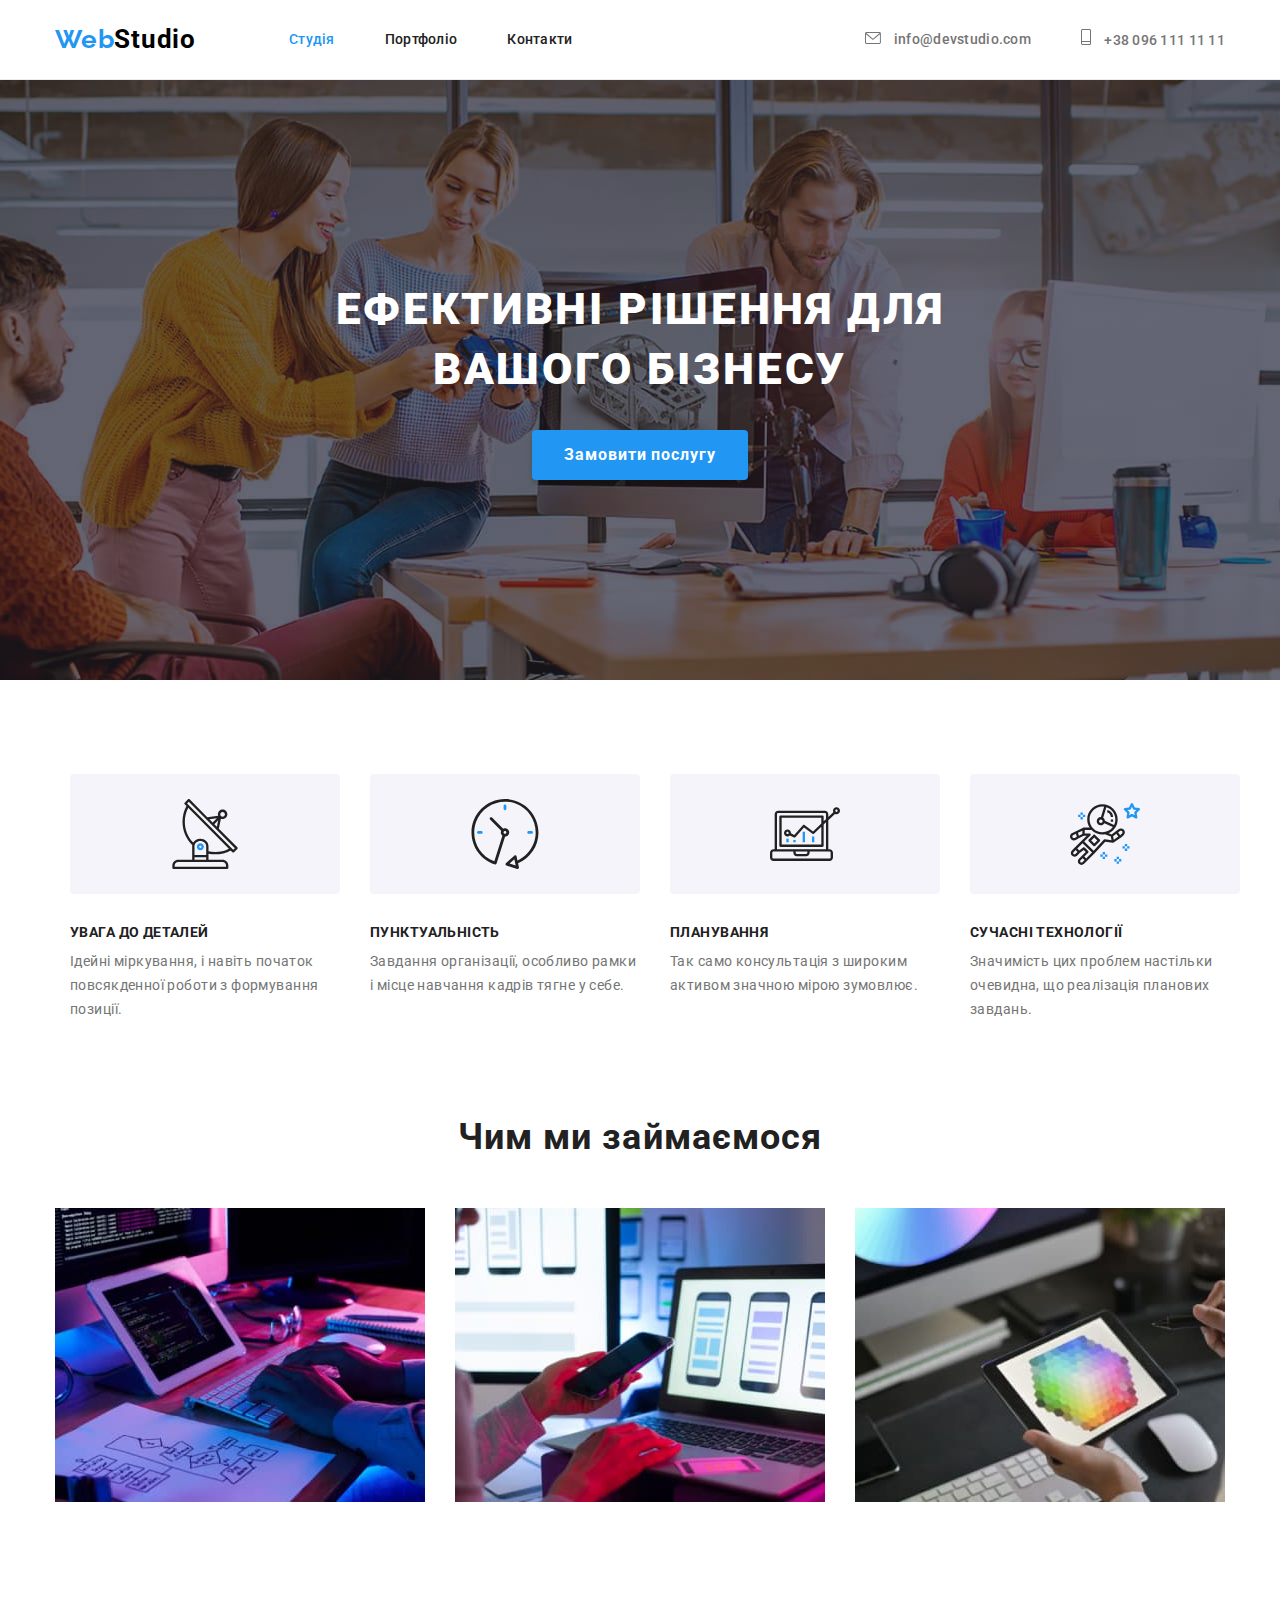
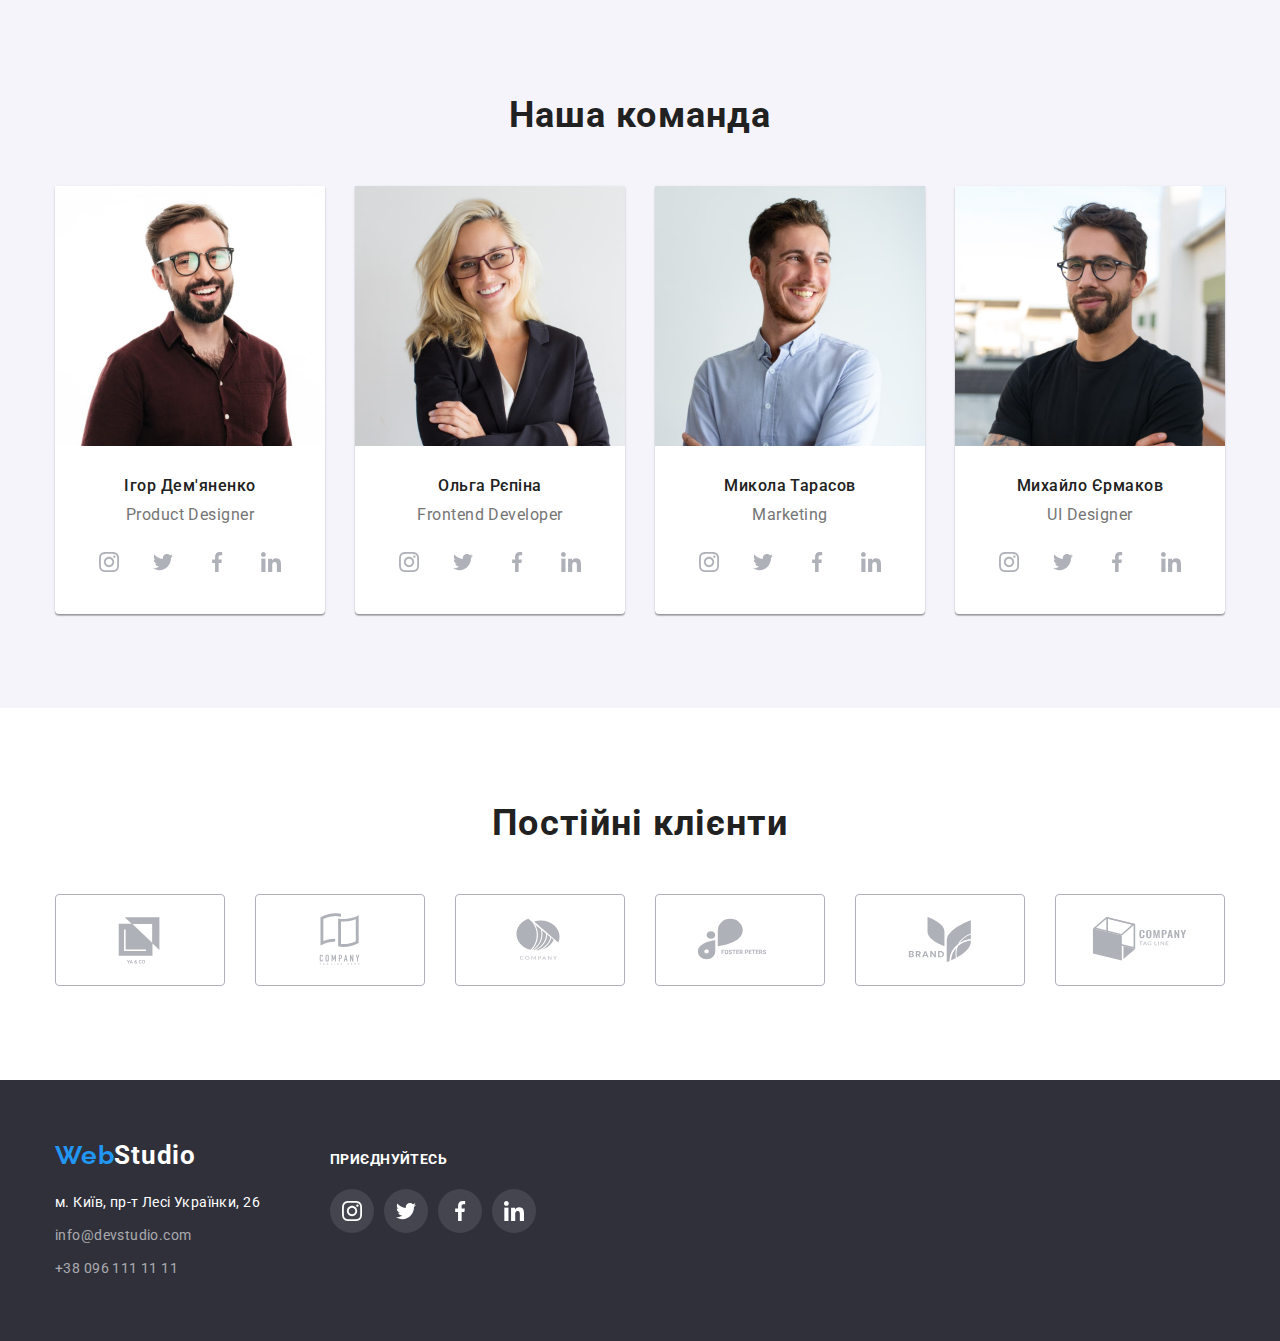
<file: index.html>
<!DOCTYPE html>
<html lang="uk">
  <head>
    <meta charset="UTF-8" />
    <meta http-equiv="X-UA-Compatible" content="IE=edge" />
    <meta name="viewport" content="width=device-width, initial-scale=1.0" />
    <link rel="preconnect" href="https://fonts.googleapis.com" />
    <link rel="preconnect" href="https://fonts.gstatic.com" crossorigin />
    <link
      href="https://fonts.googleapis.com/css2?family=Raleway:wght@700&family=Roboto:wght@400;500;700;900&display=swap"
      rel="stylesheet"
    />

    <title>Студія</title>
    <link
      rel="stylesheet"
      href="https://cdnjs.cloudflare.com/ajax/libs/modern-normalize/1.1.0/modern-normalize.min.css"
    />
    <link rel="stylesheet" href="css/styles.css" />
  </head>

  <!-- Body -->
  <!-- header -->
  <body>
    <header class="top-page">
      <div class="container container-header">
        <!-- container navigation -->

        <nav>
          <ul class="navigation">
            <li>
              <a href="WebStudio" lang="en" class="logo">
                <span class="part-logo">Web</span>Studio</a
              >
            </li>
            <li>
              <a href="./index.html" class="navigation-link current">Студія</a>
            </li>
            <li>
              <a href="./portfolio.html" class="navigation-link">Портфоліо</a>
            </li>
            <li><a href="#" class="navigation-link">Контакти</a></li>
          </ul>
        </nav>

        <!-- container contacts -->

        <ul class="contacts">
          <li>
            <a href="mailto:info@devstudio.com" class="contact-link"
              >
               <svg class="contacts-logos" width="16"
                height="12">
                <use href="./images/icons.svg#icon-envelopehover">
              </use>
              </svg> 
        info@devstudio.com</a 
            >
          </li>
          <li>
            <a href="tel:+380961111111" class="contact-link"
              >
            <svg class="contacts-logos"  width="10" 
                height="16">
                <use href="./images/icons.svg#icon-phone">
                </use>
              </svg> 
              +38 096 111 11 11</a>
          </li>
        </ul>
      </div>
    </header>

    <!-- main unique part -->

    <!-- hero -->

    <main>
      <section class="hero">
        <div class="container container-hero">
          <h1 class="hero-title">
            Ефективні рішення для <br />
            вашого бізнесу
          </h1>
          <button type="button" class="hero-button">Замовити послугу</button>
        </div>
      </section>

      <!-- section Особливості  -->

      <section class="advantages">
        <div class="container container-advantages">
          <h2 class="advantages-hidden">Особливості</h2>
          <div>
        
          <ul class="advantages-lists">

            <li class="advantages-list">
              <div class="advantages-icon-style">
              <svg class="advantages-icon" width="70" height="70">
                <use href="./images/icons.svg#icon-antenna">
                </use>
              </svg>
              </div>
              <h3 class="advantages-list-title">УВАГА ДО ДЕТАЛЕЙ</h3>
              <p class="advantages-list-text">
                Ідейні міркування, і навіть початок повсякденної роботи з
                формування позиції.
              </p>
            </li>

            <li class="advantages-list">

              <div class="advantages-icon-style">
              <svg class="advantages-icon" width="70" height="70">
                <use href="./images/icons.svg#icon-clock">
                </use>
              </svg>
              </div>
              <h3 class="advantages-list-title">ПУНКТУАЛЬНІСТЬ</h3>
              <p class="advantages-list-text">
                Завдання організації, особливо рамки і місце навчання кадрів
                тягне у себе.
              </p>
            </li>

            <li class="advantages-list">

              <div class="advantages-icon-style">
              <svg class="advantages-icon" width="70" height="70">
                <use href="./images/icons.svg#icon-diagram">
                </use>
              </svg>
              </div>
              <h3 class="advantages-list-title">ПЛАНУВАННЯ</h3>
              <p class="advantages-list-text">
                Так само консультація з широким активом значною мірою зумовлює.
              </p>
            </li>

            <li class="advantages-list">

              <div class="advantages-icon-style">
              <svg class="advantages-icon" width="70" height="70">
                <use href="./images/icons.svg#icon-astronaut">
                </use>
              </svg>
            </div>
              <h3 class="advantages-list-title">СУЧАСНІ ТЕХНОЛОГІЇ</h3>
              <p class="advantages-list-text">
                Значимість цих проблем настільки очевидна, що реалізація
                планових завдань.
              </p>
            </li>
          </ul>
        </div>
      </section>

      <!-- section Чим ми займаємося -->

      <section class="action-section">
        <div class="container container-actions">
          <h2 class="actions">Чим ми займаємося</h2>
          <ul class="actions-illustrations">
            <!--changes to the picture, making of it a picture-link-->
            <li>
              <a href="#" target="_blank" rel="noopener nofollow noreferrer"
                ><img
                  src="./images/box1.jpg"
                  alt="Розробка сайтів. "
                  width="370"
              /></a>
            </li>
            <li>
              <img
                src="./images/box2.jpg"
                alt="Розробка мобільних додатків."
                width="370"
              />
            </li>
            <li><img src="./images/box3.jpg" alt="Дизайн." width="370" /></li>
          </ul>
        </div>
      </section>

      <!-- section Наша команда -->

      <section class="team">
        <div class="container container-team">
          <h2 class="team-heading">Наша команда</h2>

          <ul class="team-list">
            <li class="team-card">
              <img class="team-card-image" src="./images/img.jpg" alt="Ігор Дем'яненко" width="270" />
              <div class="team-text">
                <h3 class="team-members">Ігор Дем'яненко</h3>
                <p lang="en" class="team-job">Product Designer</p>
              </div>
              <ul class="social-network-list">
                <li class="social-network-item">
                  <a class="social-network-link" href="#">
                    <svg class="social-network-logo" width="20" height="20">
                      <use href="./images/icons.svg#icon-instagram">
                      </use>
                    </svg>
                  </a>
                </li>
              
                <li class="social-network-item">
                  <a class="social-network-link" href="#">
                    <svg class="social-network-logo" width="20" height="20">
                      <use href="./images/icons.svg#icon-twitter">
                      </use>
                    </svg>
                  </a>
                </li>
              
                <li class="social-network-item">
                  <a class="social-network-link" href="#">
                    <svg class="social-network-logo" width="20" height="20">
                      <use href="./images/icons.svg#icon-facebook">
                      </use>
                    </svg>
                  </a>
                </li>
              
                <li class="social-network-item">
                  <a class="social-network-link" href="#">
                    <svg class="social-network-logo" width="20" height="20">
                      <use href="./images/icons.svg#icon-linkedin">
                      </use>
                    </svg>
                  </a>
                </li>
              </ul>
            </li>

            <li class="team-card">
              <img class="team-card-image" src="./images/img1.jpg" alt="Ольга Рєпіна" width="270" />
              <div class="team-text">
                <h3 class="team-members">Ольга Рєпіна</h3>
                <p lang="en" class="team-job">Frontend Developer</p>
              </div>
              <ul class="social-network-list">
                <li class="social-network-item">
                  <a class="social-network-link" href="#">
                    <svg class="social-network-logo" width="20" height="20">
                      <use href="./images/icons.svg#icon-instagram">
                      </use>
                    </svg>
                  </a>
                </li>
              
                <li class="social-network-item">
                  <a class="social-network-link" href="#">
                    <svg class="social-network-logo" width="20" height="20">
                      <use href="./images/icons.svg#icon-twitter">
                      </use>
                    </svg>
                  </a>
                </li>
              
                <li class="social-network-item">
                  <a class="social-network-link" href="#">
                    <svg class="social-network-logo" width="20" height="20">
                      <use href="./images/icons.svg#icon-facebook">
                      </use>
                    </svg>
                  </a>
                </li>
              
                <li class="social-network-item">
                  <a class="social-network-link" href="#">
                    <svg class="social-network-logo" width="20" height="20">
                      <use href="./images/icons.svg#icon-linkedin">
                      </use>
                    </svg>
                  </a>
                </li>
              </ul>
            </li>

            <li class="team-card">
              <img class="team-card-image" src="./images/img2.jpg" alt="Микола Тарасов" width="270" />
              <div class="team-text">
                <h3 class="team-members">Микола Тарасов</h3>
                <p lang="en" class="team-job">Marketing</p>
              </div>
              <ul class="social-network-list">
                <li class="social-network-item">
                  <a class="social-network-link" href="#">
                    <svg class="social-network-logo" width="20" height="20">
                      <use href="./images/icons.svg#icon-instagram">
                      </use>
                    </svg>
                  </a>
                </li>
              
                <li class="social-network-item">
                  <a class="social-network-link" href="#">
                    <svg class="social-network-logo" width="20" height="20">
                      <use href="./images/icons.svg#icon-twitter">
                      </use>
                    </svg>
                  </a>
                </li>
              
                <li class="social-network-item">
                  <a class="social-network-link" href="#">
                    <svg class="social-network-logo" width="20" height="20">
                      <use href="./images/icons.svg#icon-facebook">
                      </use>
                    </svg>
                  </a>
                </li>
              
                <li class="social-network-item">
                  <a class="social-network-link" href="#">
                    <svg class="social-network-logo" width="20" height="20">
                      <use href="./images/icons.svg#icon-linkedin">
                      </use>
                    </svg>
                  </a>
                </li>
              </ul>
            </li>

            <li class="team-card">
              <img  class="team-card-image" src="./images/img3.jpg" alt="Михайло Єрмаков" width="270" />
              <div class="team-text">
                <h3 class="team-members">Михайло Єрмаков</h3>
                <p lang="en" class="team-job">UI Designer</p>
              </div>

                      <ul class="social-network-list">
                        <li class="social-network-item">
                          <a class="social-network-link" href="#">
                            <svg class="social-network-logo" width="20" height="20">
                              <use href="./images/icons.svg#icon-instagram">
                              </use>
                            </svg>
                          </a>
                        </li>
                      
                        <li class="social-network-item">
                          <a class="social-network-link" href="#">
                            <svg class="social-network-logo" width="20" height="20">
                              <use href="./images/icons.svg#icon-twitter">
                              </use>
                            </svg>
                          </a>
                        </li>
                      
                        <li class="social-network-item">
                          <a class="social-network-link" href="#">
                            <svg class="social-network-logo" width="20" height="20">
                              <use href="./images/icons.svg#icon-facebook">
                              </use>
                            </svg>
                          </a>
                        </li>
                      
                        <li class="social-network-item">
                          <a class="social-network-link" href="#">
                            <svg class="social-network-logo" width="20" height="20">
                              <use href="./images/icons.svg#icon-linkedin">
                              </use>
                            </svg>
                          </a>
                        </li>
                      </ul>
            </li>
          </ul>       
        </div>
      </section>
    </main>

    <!-- ---------------Постійні клієнти----------------- -->

    <section class="clients">
      <div class="container-clients">
        <h2 class="clients-heading">Постійні клієнти</h2>
    
        <ul class="clients-list">
          <li class="clients-list-item">
            <a class="clients-link" href="#">
              <svg class="clients-logo">
                <use href="./images/icons.svg#icon-yacologo"
                </use>
              </svg>
            </a>
            </li>

            <li class="clients-list-item">
              <a class="clients-link" href="#">
                <svg class="clients-logo">
                  <use href="./images/icons.svg#icon-taglinelogo" </use>
                </svg>
              </a>
            </li>

            <li class="clients-list-item">
              <a class="clients-link" href="#">
                <svg class="clients-logo">
                  <use href="./images/icons.svg#icon-companylogo" </use>
                </svg>
              </a>
            </li>


            <li class="clients-list-item">
              <a class="clients-link" href="#">
                <svg class="clients-logo">
                  <use href="./images/icons.svg#icon-fosterpeterslogo" </use>
                </svg>
              </a>
            </li>

            <li class="clients-list-item">
              <a class="clients-link" href="#">
                <svg class="clients-logo">
                  <use href="./images/icons.svg#icon-brandlogo" </use>
                </svg>
              </a>
            </li>

            <li class="clients-list-item">
              <a class="clients-link" href="#">
                <svg class="clients-logo">
                  <use href="./images/icons.svg#icon-taglogo" </use>
                </svg>
              </a>
            </li>
          </ul>

            </div>
          </section>

    <!-- footer HTML and portfolio -->


    <footer class="bottom-page">
      <div class="container container-footer">

      <div class="footer-contacts">
        <a href="WebStudio" lang="en" class="logo-footer"
          ><span class="part-logo">Web</span>Studio</a
        >
        <address>
          <ul class="link">
            <li>
              <a href="#" class="link-address"
                >м. Київ, пр-т Лесі Українки, 26
              </a>
            </li>
            <li>
              <a href="mailto:info@devstudio.com" class="link-list"
                >info@devstudio.com</a
              >
            </li>
            <li>
              <a href="tel:+380961111111" class="link-phone"
                >+38 096 111 11 11</a
              >
            </li>
          </ul>
        </address>
      </div>

      <!-- --------------приєднуйтесь--------------------------- -->
      <div class="join-us">
      <span class="join-us-heading"> приєднуйтесь </span>  
      <ul class="join-us-list">
        <li class="join-us-list-item">
          <a class="join-us-link"  href="#">
            <svg class="join-us-logo" width="20" height="20">
              <use href="./images/icons.svg#icon-instagram">
              </use>
            </svg>
          </a>
        </li>

        <li class="join-us-list-item">

          <a class="join-us-link" href="#">
                    <svg class="join-us-logo" width="20" height="20">
                      <use href="./images/icons.svg#icon-twitter">
                      </use>
                    </svg>    
          </a>
        </li>

        <li class="join-us-list-item">
          <a class="join-us-link" href="#">
           <svg class="join-us-logo" width="20" height="20">
          <use href="./images/icons.svg#icon-facebook">
            </use>
            </svg>  
          </a>
        </li>
        <li class="join-us-list-item">
          <a class="join-us-link" href="#">
            <svg class="join-us-logo" width="20" height="20">
            <use href="./images/icons.svg#icon-linkedin">
            </use>
              </svg>
          </a>
        </li>
      </ul>
    </div>
      </div>
    </footer>
  </body>
</html>
</file>
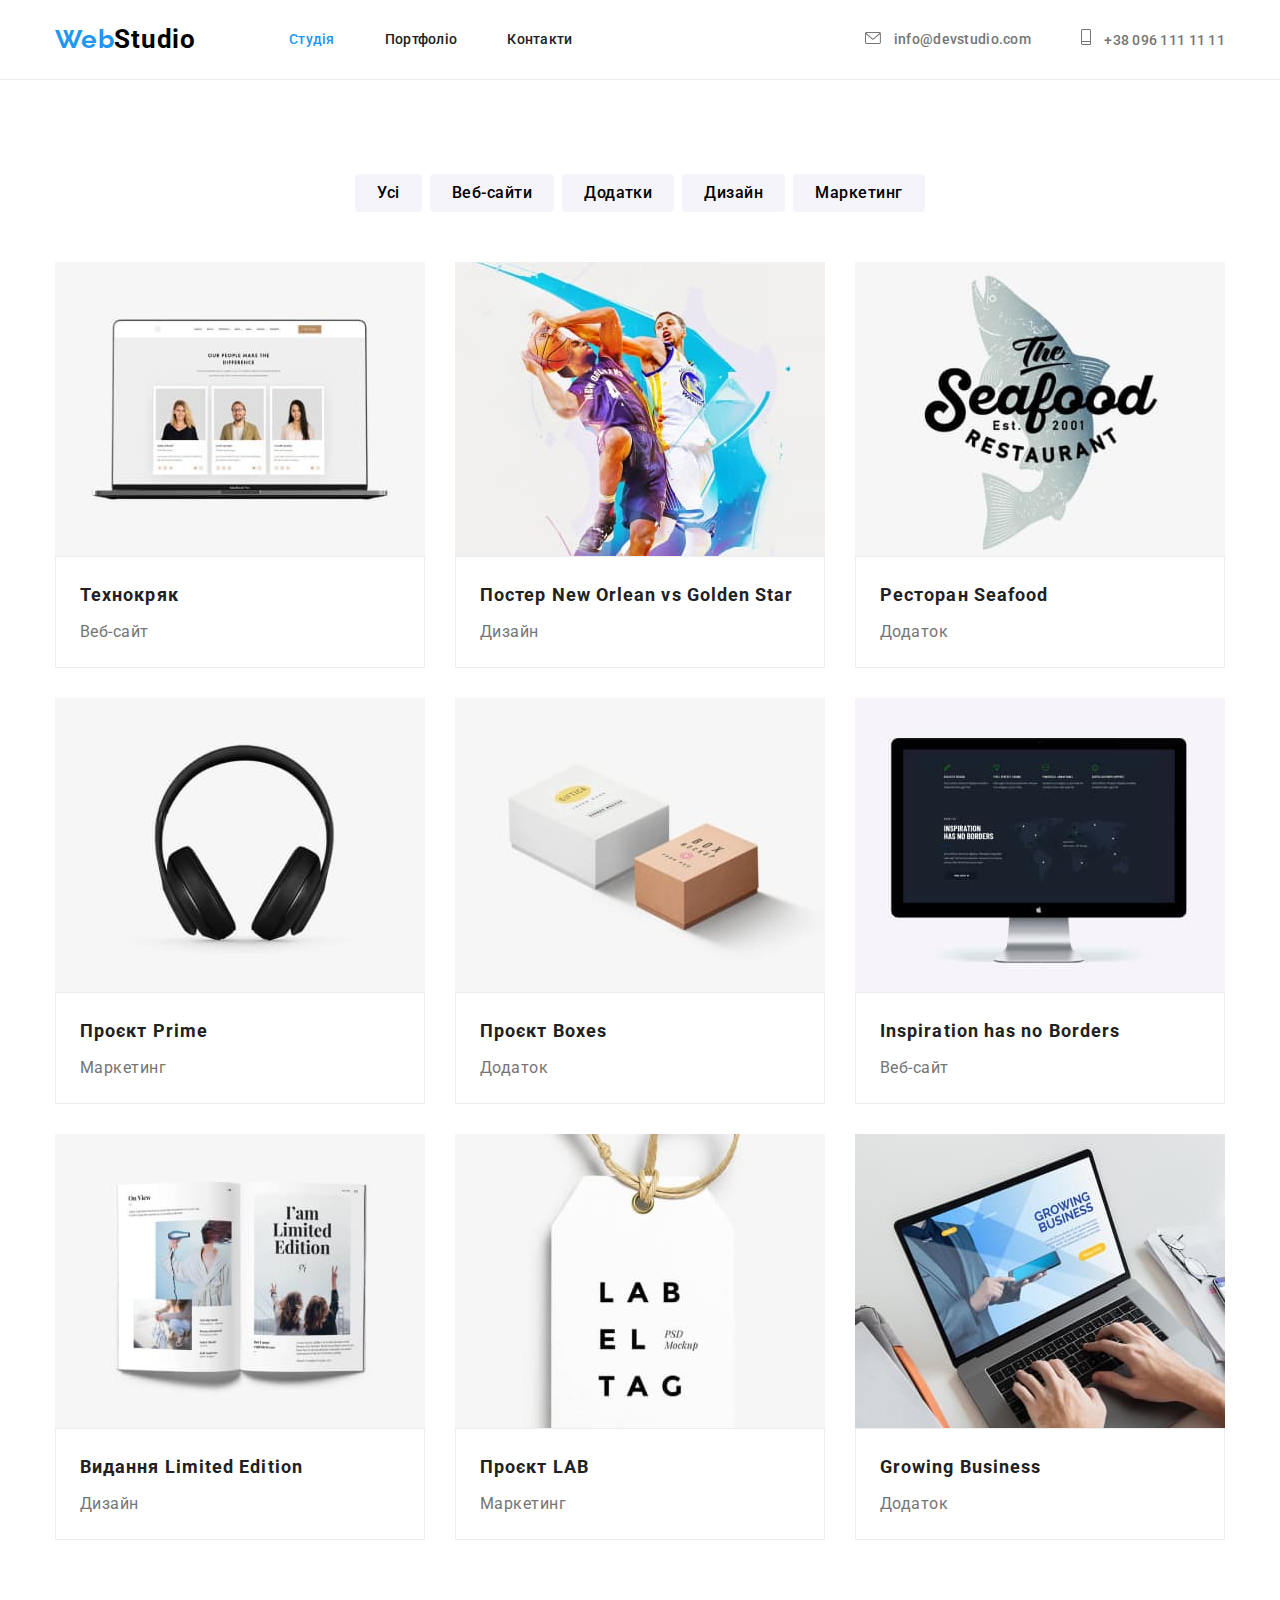
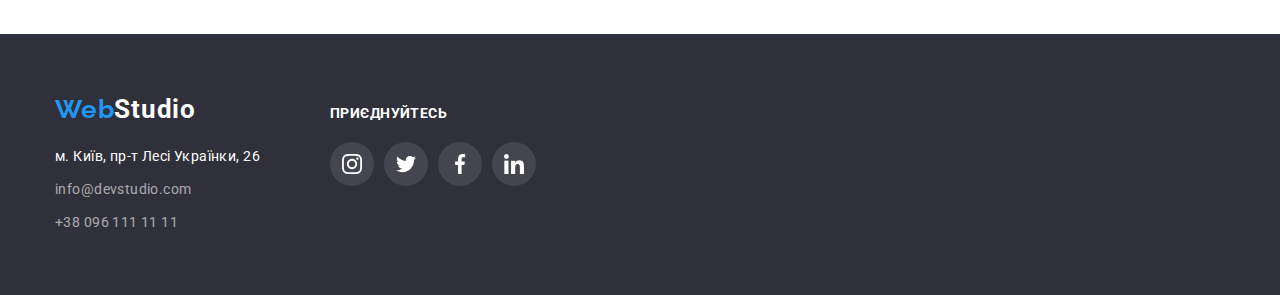
<file: portfolio.html>
<!DOCTYPE html>
<html lang="uk">
  <head>
    <meta charset="UTF-8" />
    <meta http-equiv="X-UA-Compatible" content="IE=edge" />
    <meta name="viewport" content="width=device-width, initial-scale=1.0" />
    <link rel="preconnect" href="https://fonts.googleapis.com" />
    <link rel="preconnect" href="https://fonts.gstatic.com" crossorigin />
    <link
      href="https://fonts.googleapis.com/css2?family=Raleway:wght@700&family=Roboto:wght@400;500;700;900&display=swap"
      rel="stylesheet"
    />
    <title>Портфоліо</title>
    <link
      rel="stylesheet"
      href="https://cdnjs.cloudflare.com/ajax/libs/modern-normalize/1.1.0/modern-normalize.min.css"
    />
    <link rel="stylesheet" href="css/styles.css" />
  </head>
  <body>
    <header class="top-page">
      <div class="container container-header">
        <!-- container navigation -->

        <nav>
          <ul class="navigation">
            <li>
              <a href="WebStudio" lang="en" class="logo">
                <span class="part-logo">Web</span>Studio</a
              >
            </li>
            <li>
              <a href="./index.html" class="navigation-link current">Студія</a>
            </li>
            <li>
              <a href="./portfolio.html" class="navigation-link">Портфоліо</a>
            </li>
            <li><a href="#" class="navigation-link">Контакти</a></li>
          </ul>
        </nav>

        <!-- container contacts -->

        <ul class="contacts">
          <li>
            <a href="mailto:info@devstudio.com" class="contact-link">
              <svg class="contacts-logos" width="16" height="12">
                <use href="./images/icons.svg#icon-envelopehover"></use>
              </svg>
              info@devstudio.com</a
            >
          </li>
          <li>
            <a href="tel:+380961111111" class="contact-link">
              <svg class="contacts-logos" width="10" height="16">
                <use href="./images/icons.svg#icon-phone"></use>
              </svg>
              +38 096 111 11 11</a
            >
          </li>
        </ul>
      </div>
    </header>
    <!-- main unique part BUTTONS AND PROJECTS-->

    <main>
      <section class="buttons-and-projects">
        <div class="container-buttons-projects">
          <ul class="button-list">
            <li><button type="button" class="button-item">Усі</button></li>
            <li>
              <button type="button" class="button-item">Веб-сайти</button>
            </li>
            <li><button type="button" class="button-item">Додатки</button></li>
            <li><button type="button" class="button-item">Дизайн</button></li>
            <li>
              <button type="button" class="button-item">Маркетинг</button>
            </li>
          </ul>

          <!-- projects -->

          <h1 class="projects-hidden">Проекти</h1>

          <ul class="projects-list">
            <li class="projects">
              <a
                class="project-link"
                href="#"
                target="_blank"
                rel="noopener nofollow noreferrer"
                ><img
                  src="./images/technoduck.jpg"
                  alt="Веб-сайт Технокряк"
                  width="370"
                  height="294"
                  class="project-image"
              /></a>
              <div class="project-border">
                <h2 class="project-heading">Технокряк</h2>
                <p class="project-description">Веб-сайт</p>
              </div>
            </li>

            <li class="projects">
              <a
                class="project-link"
                href="#"
                target="_blank"
                rel="noopener nofollow noreferrer"
                ><img
                  src="./images/neworleans.jpg"
                  alt="Постер New Orlean vs Golden Star"
                  width="370"
                  height="294"
                  class="project-image"
              /></a>
              <div class="project-border">
                <h2 class="project-heading">
                  Постер New Orlean vs Golden Star
                </h2>
                <p class="project-description">Дизайн</p>
              </div>
            </li>

            <li class="projects">
              <a
                class="project-link"
                href="#"
                target="_blank"
                rel="noopener nofollow noreferrer"
                ><img
                  src="./images/seafood.jpg"
                  alt="Ресторан Seafood"
                  width="370"
                  height="294"
                  class="project-image"
              /></a>
              <div class="project-border">
                <h2 class="project-heading">Ресторан Seafood</h2>
                <p class="project-description">Додаток</p>
              </div>
            </li>

            <li class="projects">
              <a
                class="project-link"
                href="#"
                target="_blank"
                rel="noopener nofollow noreferrer"
                ><img
                  src="./images/prime.jpg"
                  alt="Проєкт Prime"
                  width="370"
                  height="294"
                  class="project-image"
              /></a>
              <div class="project-border">
                <h2 class="project-heading">Проєкт Prime</h2>
                <p class="project-description">Маркетинг</p>
              </div>
            </li>
            <li class="projects">
              <a
                class="project-link"
                href="#"
                target="_blank"
                rel="noopener nofollow noreferrer"
                ><img
                  src="./images/boxes.jpg"
                  alt="Проєкт Boxes"
                  width="370"
                  height="294"
                  class="project-image"
              /></a>
              <div class="project-border">
                <h2 class="project-heading">Проєкт Boxes</h2>
                <p class="project-description">Додаток</p>
              </div>
            </li>

            <li class="projects">
              <a
                class="project-link"
                href="#"
                target="_blank"
                rel="noopener nofollow noreferrer"
                ><img
                  src="./images/inspiration.jpg"
                  alt="Веб-сайт Inspiration has no Borders"
                  width="370"
                  height="294"
                  class="project-image"
              /></a>
              <div class="project-border">
                <h2 class="project-heading">Inspiration has no Borders</h2>
                <p class="project-description">Веб-сайт</p>
              </div>
            </li>

            <li class="projects">
              <a
                class="project-link"
                href="#"
                target="_blank"
                rel="noopener nofollow noreferrer"
                ><img
                  class="project-image"
                  src="./images/limited.jpg"
                  alt="Видання Limited Edition"
                  width="370"
                  height="294"
              /></a>
              <div class="project-border">
                <h2 class="project-heading">Видання Limited Edition</h2>
                <p class="project-description">Дизайн</p>
              </div>
            </li>

            <li class="projects">
              <a
                class="project-link"
                href="#"
                target="_blank"
                rel="noopener nofollow noreferrer"
                ><img
                  class="project-image"
                  src="./images/lab.jpg"
                  alt="Проєкт LAB"
                  width="370"
                  height="294"
              /></a>
              <div class="project-border">
                <h2 class="project-heading">Проєкт LAB</h2>
                <p class="project-description">Маркетинг</p>
              </div>
            </li>

            <li class="projects">
              <a
                class="project-link"
                href="#"
                target="_blank"
                rel="noopener nofollow noreferrer"
                ><img
                  class="project-image"
                  src="./images/growingb.jpg"
                  alt="Додаток"
                  width="370"
                  height="294"
              /></a>
              <div class="project-border">
                <h2 class="project-heading">Growing Business</h2>
                <p class="project-description">Додаток</p>
              </div>
            </li>
          </ul>
        </div>
      </section>
    </main>

    <!-- footer HTML and portfolio -->

    <footer class="bottom-page">
      <div class="container container-footer">
        <div class="footer-contacts">
          <a href="WebStudio" lang="en" class="logo-footer"
            ><span class="part-logo">Web</span>Studio</a
          >
          <address>
            <ul class="link">
              <li>
                <a href="#" class="link-address"
                  >м. Київ, пр-т Лесі Українки, 26
                </a>
              </li>
              <li>
                <a href="mailto:info@devstudio.com" class="link-list"
                  >info@devstudio.com</a
                >
              </li>
              <li>
                <a href="tel:+380961111111" class="link-phone"
                  >+38 096 111 11 11</a
                >
              </li>
            </ul>
          </address>
        </div>

        <!-- --------------приєднуйтесь--------------------------- -->
        <div class="join-us">
          <span class="join-us-heading"> приєднуйтесь </span>
          <ul class="join-us-list">
            <li class="join-us-list-item">
              <a class="join-us-link" href="#">
                <svg class="join-us-logo" width="20" height="20">
                  <use href="./images/icons.svg#icon-instagram"></use>
                </svg>
              </a>
            </li>

            <li class="join-us-list-item">
              <a class="join-us-link" href="#">
                <svg class="join-us-logo" width="20" height="20">
                  <use href="./images/icons.svg#icon-twitter"></use>
                </svg>
              </a>
            </li>

            <li class="join-us-list-item">
              <a class="join-us-link" href="#">
                <svg class="join-us-logo" width="20" height="20">
                  <use href="./images/icons.svg#icon-facebook"></use>
                </svg>
              </a>
            </li>

            <li class="join-us-list-item">
              <a class="join-us-link" href="#">
                <svg class="join-us-logo" width="20" height="20">
                  <use href="./images/icons.svg#icon-linkedin"></use>
                </svg>
              </a>
            </li>
          </ul>
        </div>
      </div>
    </footer>
  </body>
</html>
</file>
<file: css/styles.css>
:root {
  --heading-color: #212121;
  --paragraps-color: #757575;
  --logo-hover-color: #2196f3;
  --black-logo-color: #000000;
  --white-logo-hero-color: #ffffff;
  --white-transparent-color: rgba(255, 255, 255, 0.6);

  --head-background-color: #ffffff;
  --main-background-color: #f5f5f5;
  --secondary-background-color: #f5f4fa;
  --footer-background-color: #2f303a;
  --card-background-color: #eeeeee;

  --logos-color: #AFB1B8;
}

body {
  font-family: "Roboto", sans-serif;
  color: var(--heading-color);
}

 html {
  box-sizing: border-box;
}

*,
* ::before,
* ::after{
  box-sizing: inherit;
} 


h1,
h2,
h3,
h4,
h5,
h6,
p {
  margin: 0;
}

ul {
  list-style: none;
  margin: 0;
  padding: 0;
}
/* header */

.top-page {

  border-bottom: 1px solid #ECECEC;
  background-color: var(--head-background-color);
  padding-top: 24px;
  padding-bottom: 24px;
 
}

.container-header {
  display: flex;
  align-items: center;
  width: 1200px; 
  padding-left: 15px;
  padding-right: 15px;
  margin: 0 auto;

} 


.logo {
  color: var(--black-logo-color);
  font-weight: 700;
  font-size: 26px;
  line-height: 1.1923;
  letter-spacing: 0.03em;
  text-decoration: none;
}

.part-logo {
  color: var(--logo-hover-color);
  font-family: "Raleway";
}

.navigation {
  list-style: none;
  display:flex;
  align-items: center;
}

.navigation :not(:first-child){
  margin-left: 50px;
}

.navigation :nth-child(2){
  margin-left: 93px;
}

.navigation-link {
  font-family: "Roboto";
  font-weight: 500;
  font-size: 14px;
  line-height: 1.1428;
  letter-spacing: 0.02em;
  color: var(--heading-color);
  text-decoration: none;
}

.navigation-link:hover,
.navigation-link:focus {
  color: var(--logo-hover-color);
}

.navigation .navigation-link.current {
  color: var(--logo-hover-color);
}

.contacts {
  list-style: none;
  display: flex;
  margin-left: auto;
  gap: 50px;
 align-items: center;
}

.contacts-logos{
  fill: currentColor;
  margin-right: 10px;
}


.contact-link {
  color: var(--paragraps-color);
  text-decoration: none;
  font-weight: 500;
  font-size: 14px;
  line-height: 1.1428;
  letter-spacing: 0.02em;
}

.contact-link:hover,
.contact-link:focus,
.contacts-logos:hover,
.contacts-logos:focus {
  color: var(--logo-hover-color);
}


/*-------------main unique part----------------- */
/* hero */

.hero {
  background-color: var(--footer-background-color);
  padding-top: 200px;
  padding-bottom: 200px;
  background-image: linear-gradient(rgba(47, 48, 58, 0.4),rgba(47, 48, 58, 0.4)), url(../images/overlay.jpg);
  max-height: 1600px;
  background-repeat: no-repeat;
  background-position: center;
  background-size: cover;
} 
 
.container-hero {
    width: 1200px;
    padding-left: 15px;
    padding-right: 15px;
    margin: 0 auto;
    /* height: 600px;*/
}


.hero-title {
  color: var(--white-logo-hero-color);
  font-weight: 900;
  font-size: 44px;
  line-height: 1.3636;
  text-align: center;
  letter-spacing: 0.06em;
  text-transform: uppercase;
}

.hero-button {
  font-family: inherit;
  font-weight: 700;
  font-size: 16px;
  line-height: 1.875;
  text-align: center;
  letter-spacing: 0.06em;
  color: var(--white-logo-hero-color);
  background-color: var(--logo-hover-color);

  padding: 10px 32px;

  display: flex;
  align-items: center;
  border: transparent;
  box-shadow: 0px 4px 4px rgba(0, 0, 0, 0.15);
  border-radius: 4px;
  margin-left: auto;
  margin-right: auto;
  margin-top: 30px;  
}

/* section Особливості */

 .container-advantages{
  display: flex;
  width: 1200px;
  padding-left: 15px;
  padding-right: 15px;
  margin-left: auto;
  margin-right: auto;
 }

.advantages {
  background-color: var(--head-background-color);
  padding-top: 94px;
  padding-bottom: 94px;
}
.advantages-hidden {
  display: none;
}

.advantages-lists {
  list-style: none;

  width: 1200px;
  padding-left: 15px;
  padding-right: 15px;
  display: flex;
  gap: 30px; 
  margin-left: auto;
  margin-right: auto;
}

.advantages-list{
  max-width: 270px;

}

.advantages-icon-style{

   width: 270px;
    height: 120px;
  background-color: var(--secondary-background-color);
    border-radius: 4px;
    display: flex;
    align-items: center;
    justify-content: center;
    margin-bottom: 30px;
   }

.advantages-list-title {
  font-size: 14px;
  line-height: 1.1428;
  letter-spacing: 0.03em;
  text-transform: uppercase;

  margin-bottom: 10px;

}

.advantages-list-text {
  color: var(--paragraps-color);
  font-size: 14px;
  line-height: 1.7142;
  letter-spacing: 0.03em;
}



/* section Чим ми займаємося*/

.action-section {
  background-color: var(--head-background-color);
  padding-bottom: 94px;
}

.container-actions{
  display:flex;
  flex-direction: column;
    width: 1200px;
    padding-left: 15px;
    padding-right: 15px;
    margin-left: auto;
    margin-right: auto;
}

.actions {
  font-size: 36px;
  line-height: 1.1666;
  text-align: center;
  letter-spacing: 0.03em;

  margin-bottom: 50px;
}


.actions-illustrations {
  list-style: none;

  display: flex;
  gap: 30px;
  flex-wrap: wrap;
}


/*section Наша команда*/

.container-team{
    display: flex;
    flex-direction: column;
    width: 1200px;
    padding-left: 15px;
    padding-right: 15px;
    margin: 0 auto;
}

.team {
  background-color: var(--secondary-background-color);
  padding-top: 94px;
  padding-bottom: 94px;
}
.team-heading {
  font-size: 36px;
  line-height: 1.1666;
  text-align: center;
  letter-spacing: 0.03em;

  margin-bottom: 50px;
}
.team-list {
  list-style: none;
  display: flex;
  gap: 30px;
 } 

.team-card {
  box-shadow: 0px 1px 3px rgba(0, 0, 0, 0.12), 0px 1px 1px rgba(0, 0, 0, 0.14),
    0px 2px 1px rgba(0, 0, 0, 0.2);
  border-radius: 0px 0px 4px 4px;
  background-color: var(--head-background-color);
  }

  .team-card-image{
    display: block;
  }
  
/* .team-card:hover,
.team-card:focus {
  border: 1px solid var(--logo-hover-color);
} */

.team-text{
  padding-top: 30px; 
  padding-bottom: 16px;
}


.team-members {
  font-weight: 500;
  font-size: 16px;
  line-height: 1.1875;
  text-align: center;
  letter-spacing: 0.03em;
    margin-bottom: 10px;
}

.team-job {
  color: var(--paragraps-color);
  font-size: 16px;
  line-height: 1.1875;
  text-align: center;
  letter-spacing: 0.03em;
}

.social-network-list{
  display:flex;
  justify-content: center;
  gap: 10px;
  margin-bottom: 30px;
}
.social-network-item{
  width: 44px;
  height: 44px;

}

.social-network-link{
  background-color: var(--white-logo-hero-color);
  border-radius: 50%;
  display: flex;
  align-items: center;
  justify-content: center;
  width: 100%;
   height: 100%;
}

.social-network-logo{
  fill:var(--logos-color);
}

.social-network-link:hover,
.social-network-link:focus {
  background-color: var(--logo-hover-color);
}

.social-network-link:hover .social-network-logo{
  fill: var(--white-logo-hero-color);
}

.social-network-link:focus .social-network-logo {
  fill: var(--white-logo-hero-color);
}


    /* < !-- ---------Постійні клієнти----------------- --> */

  .clients{
    background-color: var(--head-background-color);
    padding-top: 94px;
    padding-bottom: 94px;
  
  }
  .container-clients {
    display: flex;
    flex-direction: column;
    width: 1200px;
    padding-left: 15px;
    padding-right: 15px;
    margin: 0 auto;
     }

     .clients-heading{
  
        font-size: 36px;
        line-height: 42px;
        text-align: center;
        letter-spacing: 0.03em;
        color: var(--heading-color);
        margin-bottom: 50px;;
     }

     .clients-list{
      display:flex;
      justify-content: center;
      gap: 30px;
     }

     .clients-list-item{
      width: 170px;
      height: 92px;
     }

     .clients-link{

        width: 100%;
        height: 100%;

        display: flex;
        align-items: center;
        justify-content: center;
        border: 1px solid var(--logos-color);
        border-radius: 4px;
     }

     .clients-logo{
      fill:var(--logos-color);
      width: 106px;
      height: 60px;
     }

      .clients-link:hover,
      .clients-link:focus
      {
        border-color: var(--logo-hover-color);
      }

      .clients-link:hover .clients-logo {
        fill: var(--logo-hover-color);
      }

     .clients-link:focus .clients-logo {
      fill: var(--logo-hover-color);
             }
            
      




/*-----------design footer HTML and portfolio------------*/

.container-footer
{
  display: flex;
  width: 1200px;
  padding-left: 15px;
  padding-right: 15px;
   margin: 0 auto;

  align-items: baseline;
}

.footer-contacts{

  margin-right: 70px;
}

.bottom-page {
  background-color: var(--footer-background-color);
  padding-top: 60px;
  padding-bottom: 60px;
}

.logo-footer {
  color: var(--white-logo-hero-color);
  font-style: normal;
  font-weight: 700;
  font-size: 26px;
  line-height: 1.1923;
  letter-spacing: 0.03em;
  text-decoration: none;

  display: flex;
  margin-bottom: 20px;
}

.link {
  list-style: none;
}

.link-address,
.link-list,
.link-phone {
  font-style: normal;
  text-decoration: none;
  font-size: 14px;
  line-height: 1.7142;
  letter-spacing: 0.03em;
  color: var(--white-logo-hero-color);

  display:flex;
}

.link-address,
.link-list{
  margin-bottom: 9px;
}


.link-list, 
.link-phone {
  color: var(--white-transparent-color);
}

/* < !-- --------------приєднуйтесь---------------------- --> */

.join-us{
 
}

.join-us-heading{
  color: var(--white-logo-hero-color);

    font-weight: 700;
    font-size: 14px;
    line-height: 16px;
    letter-spacing: 0.03em;
    text-transform: uppercase;
    
}

.join-us-list{
  display: flex;
  justify-content: center;
  margin-top: 20px;
  gap: 10px;
}

.join-us-link{

  background-color: rgba(255, 255, 255, 0.1);
  width: 44px;
  height:44px;
  display: flex;
  border-radius: 50%;
  align-items: center;
  justify-content: center;
}

.join-us-link:hover,
.join-us-link:focus{
  background-color:var(--logo-hover-color);
}

.join-us-logo{
  fill: var(--white-logo-hero-color);
  display: flex;
}



/* ---------PORTFOLIO MAIN---------- */
/* BUTTONS AND PROJECTS */

.buttons-and-projects{
  background-color: var(--head-background-color);
  padding-top: 94px;
  padding-bottom: 94px;
}
.container-buttons-projects{
  width: 1200px;
  padding-left: 15px;
  padding-right: 15px;
  margin-left: auto;
  margin-right: auto;
}

.button-list {
  font-family: inherit;
  list-style: none;
  gap: 8px;
 justify-content: center;
  display: flex;

  margin-bottom: 50px;

}

.button-item {
  font-family: inherit;
  font-weight: 500;
  font-size: 16px;
  line-height: 1.625;
  text-align: center;
  letter-spacing: 0.03em;
  background-color: var(--secondary-background-color);
  border: none;
  cursor: pointer;
  border-radius: 4px;

 padding: 6px 22px;
}


.button-item:hover,
.button-item:focus {
  background-color: var(--logo-hover-color);
  color: var(--white-logo-hero-color);
  box-shadow: 0px 3px 1px rgba(0, 0, 0, 0.1), 0px 1px 2px rgba(0, 0, 0, 0.08), 0px 2px 2px rgba(0, 0, 0, 0.12);
}

/* projects */

.projects-hidden {
  display: none;
}

.projects-list {
  list-style: none;
  display: flex;
  flex-wrap: wrap;
  column-gap: 30px; 
  row-gap: 30px;
}

.projects {
  font-size: 18px;
  line-height: 2;
  letter-spacing: 0.06em;
  background-color: var(--white-logo-hero-color);

  flex-basis: calc((100% - 60px) / 3);
}

  .projects:hover{
  box-shadow: 0px 1px 1px rgba(0, 0, 0, 0.12), 0px 4px 4px rgba(0, 0, 0, 0.06), 1px 4px 6px rgba(0, 0, 0, 0.16);
} 

.project-border{
  border: 1px solid var(--card-background-color);
  padding: 20px 24px;
}
 
.project-heading {
  font-size: 18px;
  line-height: 2;
  letter-spacing: 0.06em;
}

.project-description {
  font-size: 16px;
  line-height: 1.875;
  letter-spacing: 0.03em;
  color: var(--paragraps-color);

  margin-top: 4px;

} 
  .project-image{
  display: block;
 }
</file>
